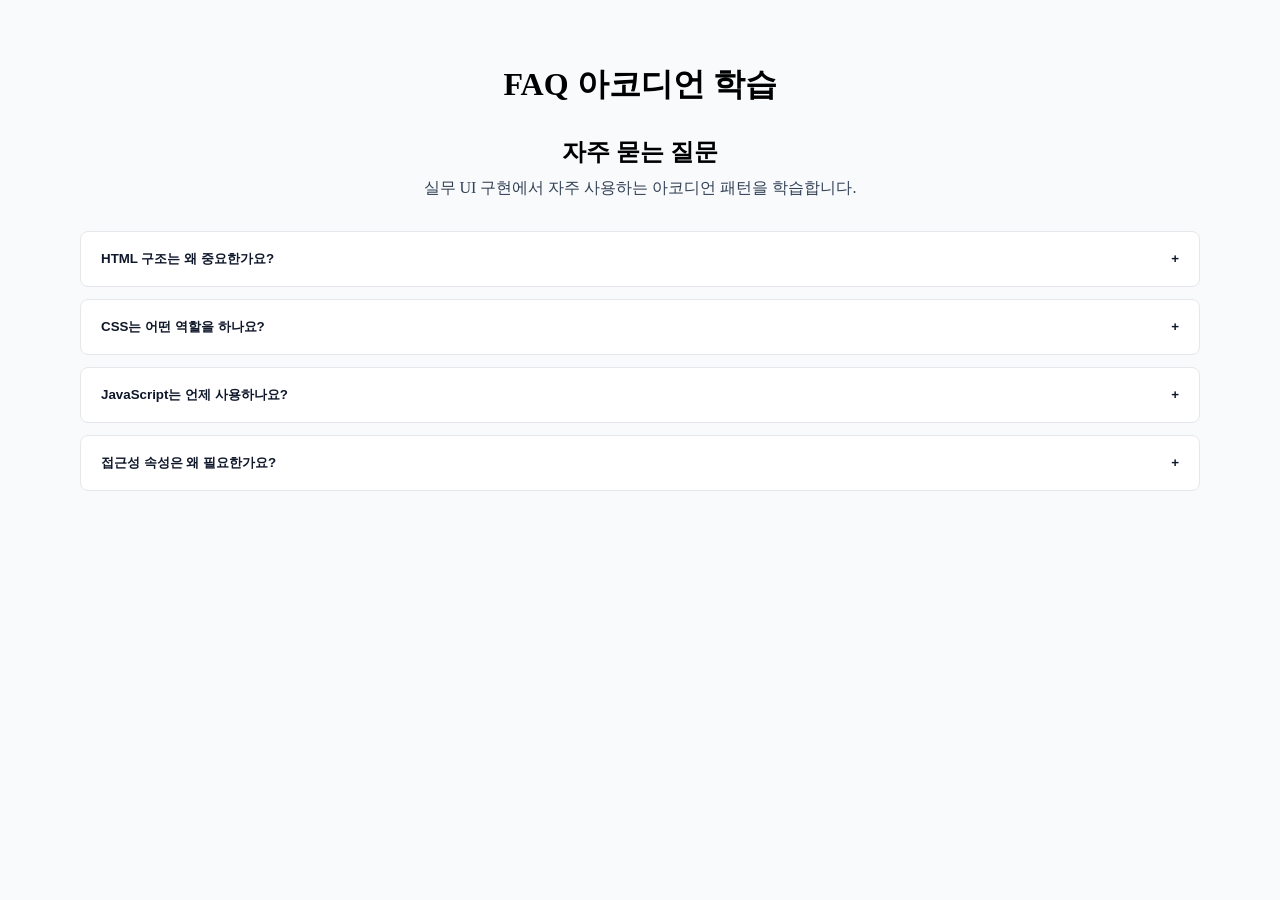
<file: accordion-ui/study/index.html>
<!doctype html>
<html lang="ko">
  <head>
    <meta charset="UTF-8" />
    <meta name="viewport" content="width=device-width, initial-scale=1.0" />
    <title>FAQ 아코디언 학습</title>
    <link rel="stylesheet" href="css/style.min.css" />
    <script src="js/main.js" defer></script>
  </head>
  <body>
    <main>
      <h1>FAQ 아코디언 학습</h1>
      <section class="accordion-section" aria-labelledby="accordion-section__title">
        <h2 class="accordion-section__title" id="accordion-section__title">자주 묻는 질문</h2>
        <p class="accordion-section__description">실무 UI 구현에서 자주 사용하는 아코디언 패턴을 학습합니다.</p>
        <ul class="accordion">
          <li class="accordion__item">
            <button
              type="button"
              class="accordion__button"
              id="accordion-question-1"
              aria-expanded="false"
              aria-controls="accordion-panel-1"
            >
              HTML 구조는 왜 중요한가요?
            </button>
            <div
              class="accordion__panel"
              id="accordion-panel-1"
              role="region"
              aria-labelledby="accordion-question-1"
              hidden
            >
              <p>HTML은 콘텐츠의 의미와 구조를 담당합니다.</p>
            </div>
          </li>
          <li class="accordion__item">
            <button
              type="button"
              class="accordion__button"
              id="accordion-question-2"
              aria-expanded="false"
              aria-controls="accordion-panel-2"
            >
              CSS는 어떤 역할을 하나요?
            </button>
            <div
              class="accordion__panel"
              id="accordion-panel-2"
              role="region"
              aria-labelledby="accordion-question-2"
              hidden
            >
              <p>CSS는 콘텐츠를 보기 좋게 배치하고, 화면 크기에 따라 레이아웃을 조정합니다.</p>
            </div>
          </li>
          <li class="accordion__item">
            <button
              type="button"
              class="accordion__button"
              id="accordion-question-3"
              aria-expanded="false"
              aria-controls="accordion-panel-3"
            >
              JavaScript는 언제 사용하나요?
            </button>
            <div
              class="accordion__panel"
              id="accordion-panel-3"
              role="region"
              aria-labelledby="accordion-question-3"
              hidden
            >
              <p>JavaScript는 사용자의 클릭, 입력, 키보드 조작에 따라 UI 상태를 변경할 때 사용합니다.</p>
            </div>
          </li>
          <li class="accordion__item">
            <button
              type="button"
              class="accordion__button"
              id="accordion-question-4"
              aria-expanded="false"
              aria-controls="accordion-panel-4"
            >
              접근성 속성은 왜 필요한가요?
            </button>
            <div
              class="accordion__panel"
              id="accordion-panel-4"
              role="region"
              aria-labelledby="accordion-question-4"
              hidden
            >
              <p>접근성 속성은 보조기술이 UI의 상태와 관계를 이해할 수 있도록 돕습니다.</p>
            </div>
          </li>
        </ul>
      </section>
    </main>
  </body>
</html>
</file>
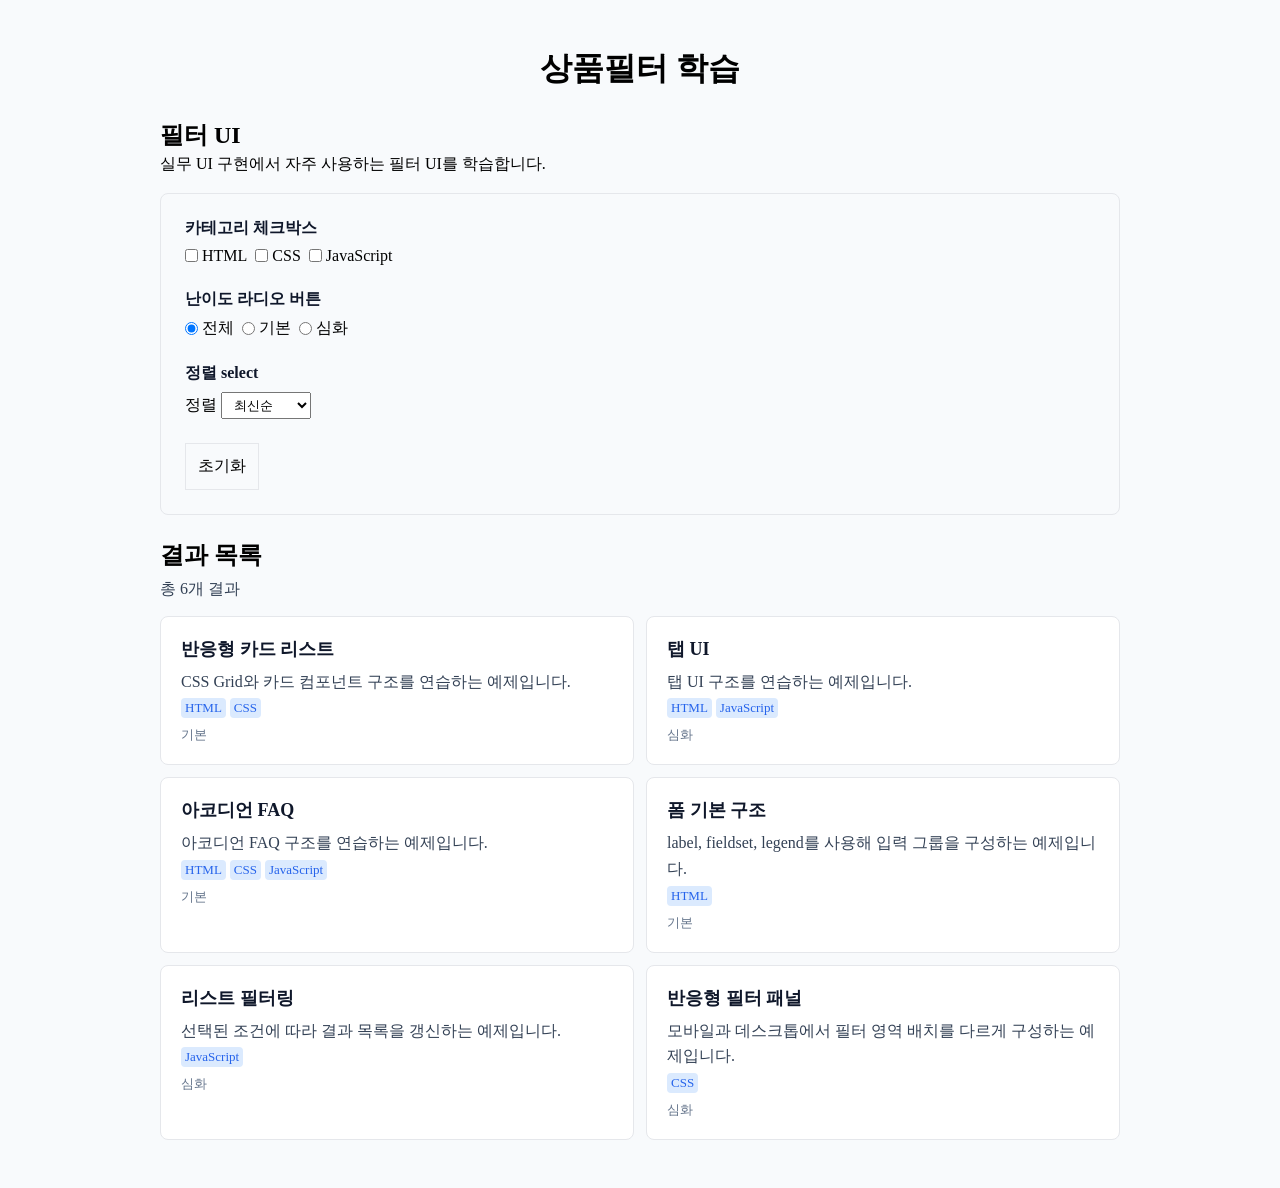
<file: filter-ui/study/index.html>
<!doctype html>
<html lang="ko">
  <head>
    <meta charset="UTF-8" />
    <meta name="viewport" content="width=device-width, initial-scale=1.0" />
    <title>Filter UI 연습</title>
    <link rel="stylesheet" href="css/style.min.css" />
    <script src="js/main.js" defer></script>
  </head>
  <body>
    <main>
      <h1>상품필터 학습</h1>
      <section class="filter-section" aria-labelledby="filter-title">
        <h2 id="filter-title" class="filter-section__title">필터 UI</h2>
        <p class="filter-section__description">
          실무 UI 구현에서 자주 사용하는 필터 UI를 학습합니다.
        </p>
        <div class="filter">
          <form class="filter__wrapper">
            <fieldset>
              <legend>카테고리 체크박스</legend>
              <div class="filter__options">
                <div class="checkbox">
                  <input
                    type="checkbox"
                    id="category-html"
                    name="category"
                    value="html"
                  />
                  <label for="category-html"> HTML </label>
                </div>

                <div class="checkbox">
                  <input
                    type="checkbox"
                    id="category-css"
                    name="category"
                    value="css"
                  />
                  <label for="category-css"> CSS </label>
                </div>

                <div class="checkbox">
                  <input
                    type="checkbox"
                    id="category-javascript"
                    name="category"
                    value="javascript"
                  />
                  <label for="category-javascript"> JavaScript </label>
                </div>
              </div>
            </fieldset>

            <fieldset>
              <legend>난이도 라디오 버튼</legend>
              <div class="filter__options">
                <div class="radio">
                  <input
                    type="radio"
                    id="level-all"
                    name="level"
                    value="all"
                    checked
                  />
                  <label for="level-all"> 전체 </label>
                </div>
                <div class="radio">
                  <input
                    type="radio"
                    id="level-basic"
                    name="level"
                    value="basic"
                  />
                  <label for="level-basic"> 기본 </label>
                </div>
                <div class="radio">
                  <input
                    type="radio"
                    id="level-advanced"
                    name="level"
                    value="advanced"
                  />
                  <label for="level-advanced"> 심화 </label>
                </div>
              </div>
            </fieldset>

            <fieldset>
              <legend>정렬 select</legend>
              <div class="filter__options">
                <div class="select">
                  <label for="select-sort"> 정렬 </label>
                  <select id="select-sort" name="sort">
                    <option value="latest">최신순</option>
                    <option value="name">이름순</option>
                    <option value="level">난이도순</option>
                  </select>
                </div>
              </div>
            </fieldset>
            <button type="reset" class="filter__reset">초기화</button>
          </form>
        </div>
      </section>
      <section class="filter-result" aria-labelledby="filter-result-title">
        <h2 id="filter-result-title" class="filter-result__title">결과 목록</h2>
        <p class="filter-result__count">총 6개 결과</p>
        <ul class="result-list">
          <li
            class="result-list__item"
            data-category="html css"
            data-level="basic"
          >
            <article class="result">
              <h3 class="result__title">반응형 카드 리스트</h3>
              <p class="result__description">
                CSS Grid와 카드 컴포넌트 구조를 연습하는 예제입니다.
              </p>
              <ul class="result__tags">
                <li class="tag">HTML</li>
                <li class="tag">CSS</li>
              </ul>
              <span class="result__level">기본</span>
            </article>
          </li>
          <li
            class="result-list__item"
            data-category="html javascript"
            data-level="advanced"
          >
            <article class="result">
              <h3 class="result__title">탭 UI</h3>
              <p class="result__description">
                탭 UI 구조를 연습하는 예제입니다.
              </p>
              <ul class="result__tags">
                <li class="tag">HTML</li>
                <li class="tag">JavaScript</li>
              </ul>
              <span class="result__level">심화</span>
            </article>
          </li>
          <li
            class="result-list__item"
            data-category="html css javascript"
            data-level="basic"
          >
            <article class="result">
              <h3 class="result__title">아코디언 FAQ</h3>
              <p class="result__description">
                아코디언 FAQ 구조를 연습하는 예제입니다.
              </p>
              <ul class="result__tags">
                <li class="tag">HTML</li>
                <li class="tag">CSS</li>
                <li class="tag">JavaScript</li>
              </ul>
              <span class="result__level">기본</span>
            </article>
          </li>
          <li
            class="result-list__item"
            data-category="html"
            data-level="basic"
          >
            <article class="result">
              <h3 class="result__title">폼 기본 구조</h3>
              <p class="result__description">
                label, fieldset, legend를 사용해 입력 그룹을 구성하는 예제입니다.
              </p>
              <ul class="result__tags">
                <li class="tag">HTML</li>
              </ul>
              <span class="result__level">기본</span>
            </article>
          </li>
          <li
            class="result-list__item"
            data-category="javascript"
            data-level="advanced"
          >
            <article class="result">
              <h3 class="result__title">리스트 필터링</h3>
              <p class="result__description">
                선택된 조건에 따라 결과 목록을 갱신하는 예제입니다.
              </p>
              <ul class="result__tags">
                <li class="tag">JavaScript</li>
              </ul>
              <span class="result__level">심화</span>
            </article>
          </li>
          <li
            class="result-list__item"
            data-category="css"
            data-level="advanced"
          >
            <article class="result">
              <h3 class="result__title">반응형 필터 패널</h3>
              <p class="result__description">
                모바일과 데스크톱에서 필터 영역 배치를 다르게 구성하는 예제입니다.
              </p>
              <ul class="result__tags">
                <li class="tag">CSS</li>
              </ul>
              <span class="result__level">심화</span>
            </article>
          </li>
        </ul>
      </section>
    </main>
  </body>
</html>
</file>
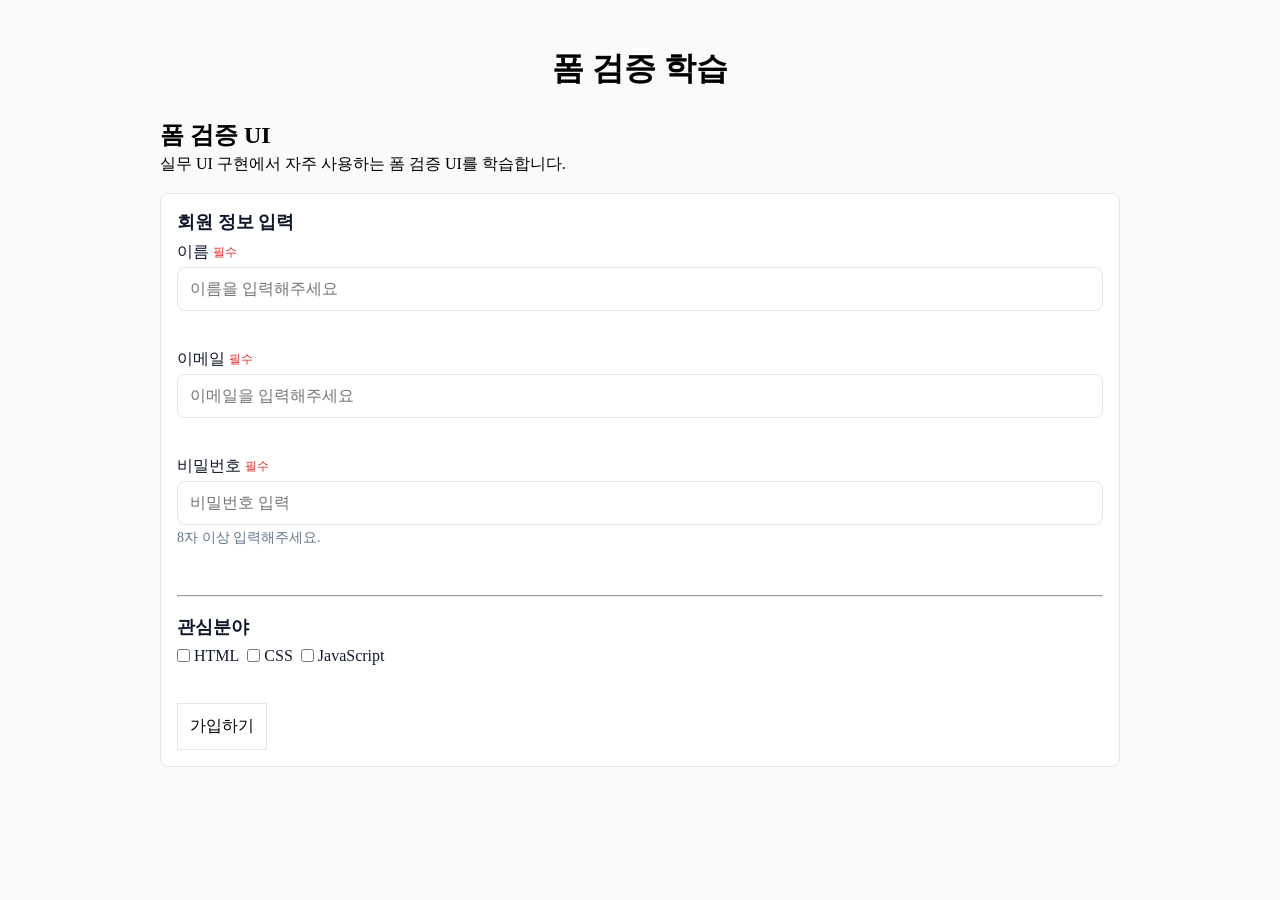
<file: form-validation-ui/study/index.html>
<!doctype html>
<html lang="ko">
  <head>
    <meta charset="UTF-8" />
    <meta name="viewport" content="width=device-width, initial-scale=1.0" />
    <title>Form Validation UI 연습</title>
    <link rel="stylesheet" href="css/style.min.css" />
    <script src="js/main.js" defer></script>
  </head>
  <body>
    <main>
      <h1>폼 검증 학습</h1>
      <section class="form-section" aria-labelledby="form-title">
        <h2 id="form-title" class="form-section__title">폼 검증 UI</h2>
        <p class="form-section__description">
          실무 UI 구현에서 자주 사용하는 폼 검증 UI를 학습합니다.
        </p>
        <form class="form" novalidate>
          <fieldset>
            <legend>회원 정보 입력</legend>

            <div class="form__block">
              <label for="name" class="form__label">
                이름 <span class="form__required">필수</span>
              </label>
              <input
                id="name"
                type="text"
                class="form__input"
                placeholder="이름을 입력해주세요"
                name="name"
                required
                aria-describedby="user-name-error"
              />
              <p id="user-name-error" class="form__error"></p>
            </div>
            <div class="form__block">
              <label for="email" class="form__label">
                이메일 <span class="form__required">필수</span>
              </label>

              <input
                id="email"
                type="email"
                class="form__input"
                placeholder="이메일을 입력해주세요"
                name="email"
                required
                aria-describedby="user-email-error"
              />
              <p id="user-email-error" class="form__error"></p>
            </div>
            <div class="form__block">
              <label for="password" class="form__label">
                비밀번호 <span class="form__required">필수</span>
              </label>
              <input
                id="password"
                type="password"
                class="form__input"
                placeholder="비밀번호 입력"
                name="password"
                required
                aria-describedby="password-help user-password-error"
              />
              <p id="password-help" class="form__help">
                8자 이상 입력해주세요.
              </p>
              <p id="user-password-error" class="form__error"></p>
            </div>
          </fieldset>
          <hr />
          <fieldset aria-describedby="interest-error">
            <legend>관심분야</legend>
            <div class="form__row">
              <div class="form__block">
                <input
                  type="checkbox"
                  class="form__checkbox"
                  name="interest"
                  value="html"
                  id="checkbox-html"
                />
                <label for="checkbox-html" class="form__label">HTML</label>
              </div>
              <div class="form__block">
                <input
                  type="checkbox"
                  class="form__checkbox"
                  name="interest"
                  value="css"
                  id="checkbox-css"
                />
                <label for="checkbox-css" class="form__label">CSS</label>
              </div>
              <div class="form__block">
                <input
                  type="checkbox"
                  class="form__checkbox"
                  name="interest"
                  value="javascript"
                  id="checkbox-javascript"
                />
                <label for="checkbox-javascript" class="form__label"
                  >JavaScript</label
                >
              </div>
            </div>
            <p id="interest-error" class="form__error"></p>
          </fieldset>
          <button type="submit" class="form__submit">가입하기</button>
        </form>
      </section>
    </main>
  </body>
</html>
</file>
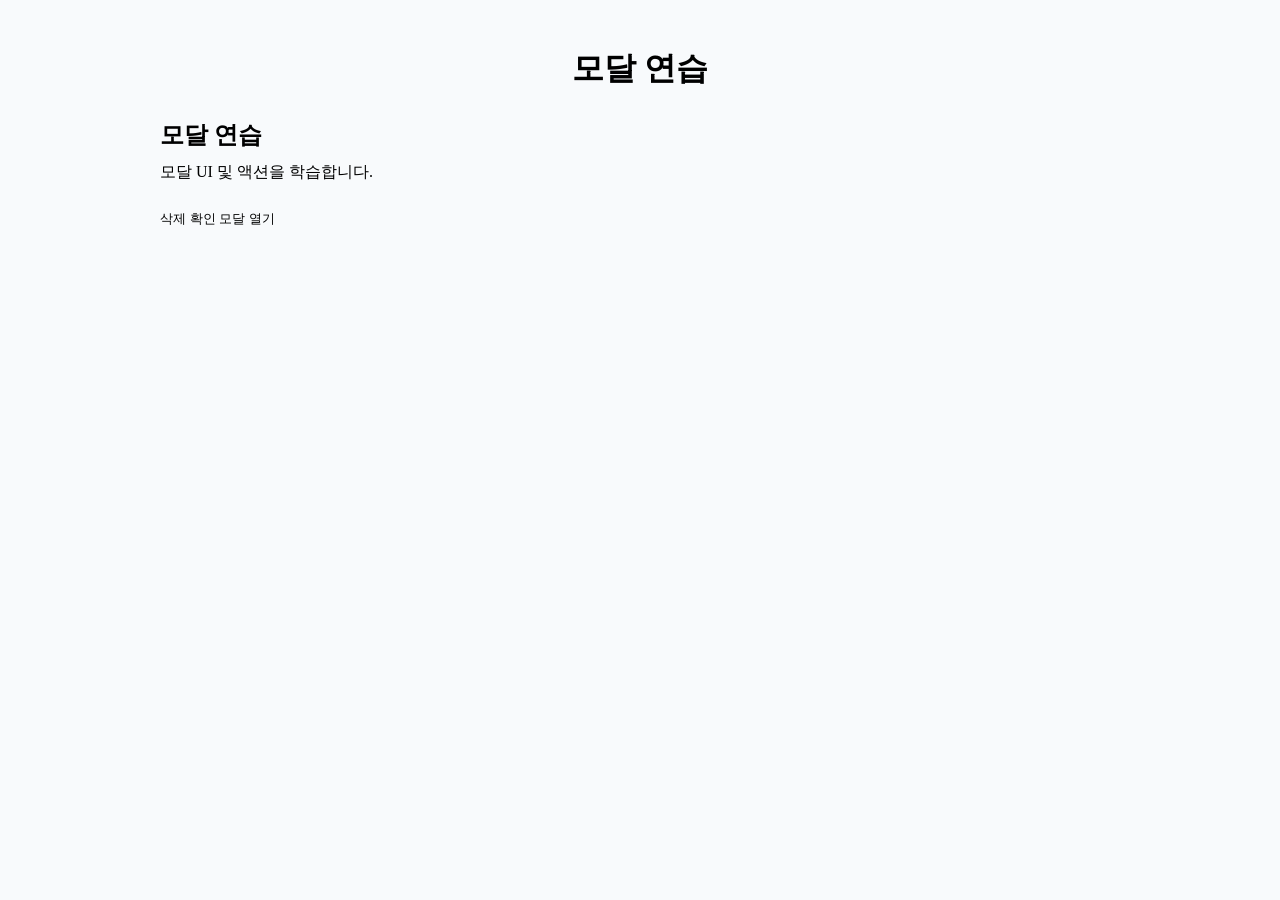
<file: modal-ui/study/index.html>
<!doctype html>
<html lang="ko">
  <head>
    <meta charset="UTF-8" />
    <meta name="viewport" content="width=device-width, initial-scale=1.0" />
    <title>Modal UI 연습</title>
    <link href="css/style.min.css" rel="stylesheet" />
    <script src="js/main.js" defer></script>
  </head>
  <body>
    <main>
      <h1>모달 연습</h1>
      <section class="modal-section" aria-labelledby="modal-section-title">
        <h2 class="modal-section__title" id="modal-section-title">모달 연습</h2>
        <p class="modal-section__description">모달 UI 및 액션을 학습합니다.</p>
        <button type="button" class="modal-open">삭제 확인 모달 열기</button>
      </section>

      <div
        class="modal"
        role="dialog"
        aria-modal="true"
        aria-labelledby="modal-title"
        aria-describedby="modal-desc"
        hidden
      >
        <div class="modal__content">
          <button type="button" class="modal__close" aria-label="모달 닫기">
            <span aria-hidden="true">x</span>
          </button>
          <h2 class="modal__title" id="modal-title">
            항목을 삭제하시겠습니까?
          </h2>
          <p class="modal__desc" id="modal-desc">
            삭제한 항목은 복구할 수 없습니다. 계속 진행하시겠습니까?
          </p>
          <div class="modal__actions">
            <button type="button" class="modal__button">취소</button>
            <button type="button" class="modal__button modal__button--danger">
              삭제
            </button>
          </div>
        </div>
      </div>
    </main>
  </body>
</html>
</file>
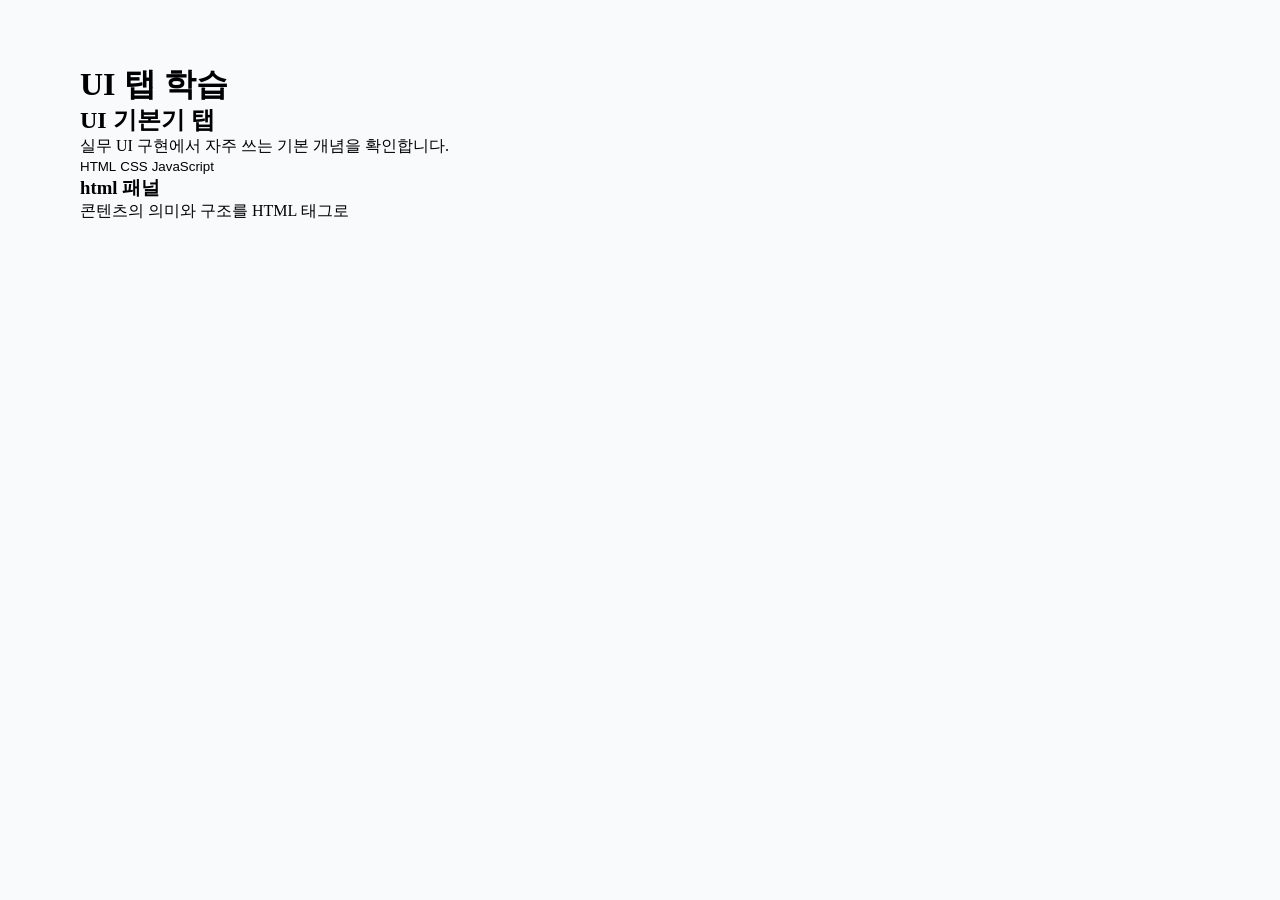
<file: tab-ui/study01/index.html>
<!doctype html>
<html lang="ko">
  <head>
    <meta charset="UTF-8" />
    <meta name="viewport" content="width=device-width, initial-scale=1.0" />
    <title>responsive tab - HTML</title>
    <link rel="stylesheet" href="css/style.min.css" />
    <script src="js/main.js" defer></script>
  </head>
  <body>
    <main>
      <h1>UI 탭 학습</h1>
      <section class="tab-section" aria-labelledby="tabs-section__title">
        <h2 class="tabs-section__title" id="tabs-section__title">UI 기본기 탭</h2>
        <p>실무 UI 구현에서 자주 쓰는 기본 개념을 확인합니다.</p>
        <div class="tabs">
          <div class="tabs__list" role="tablist" aria-labelledby="tabs-section__title">
            <button id="tab-html" type="button" role="tab" aria-selected="true" aria-controls="panel-html">HTML</button>
            <button id="tab-css" type="button" role="tab" aria-selected="false" aria-controls="panel-css">CSS</button>
            <button id="tab-javascript" type="button" role="tab" aria-selected="false" aria-controls="panel-javascript">
              JavaScript
            </button>
          </div>
          <div class="tabs__panels">
            <div class="tabs__panel" aria-labelledby="tab-html" id="panel-html" role="tabpanel">
              <h3>html 패널</h3>
              <p>콘텐츠의 의미와 구조를 HTML 태그로</p>
            </div>
            <div class="tabs__panel" aria-labelledby="tab-css" id="panel-css" hidden role="tabpanel">
              <h3>css 패널</h3>
              <p>화면 크기와 상태에 따라 레이아웃과 스타일을 조정합니다.</p>
            </div>
            <div class="tabs__panel" aria-labelledby="tab-javascript" id="panel-javascript" hidden role="tabpanel">
              <h3>JavaScript 패널</h3>
              <p>사용자의 클릭이나 키보드 입력에 따라 탭의 선택 상태를 변경합니다.</p>
            </div>
          </div>
        </div>
      </section>
    </main>
  </body>
</html>
</file>
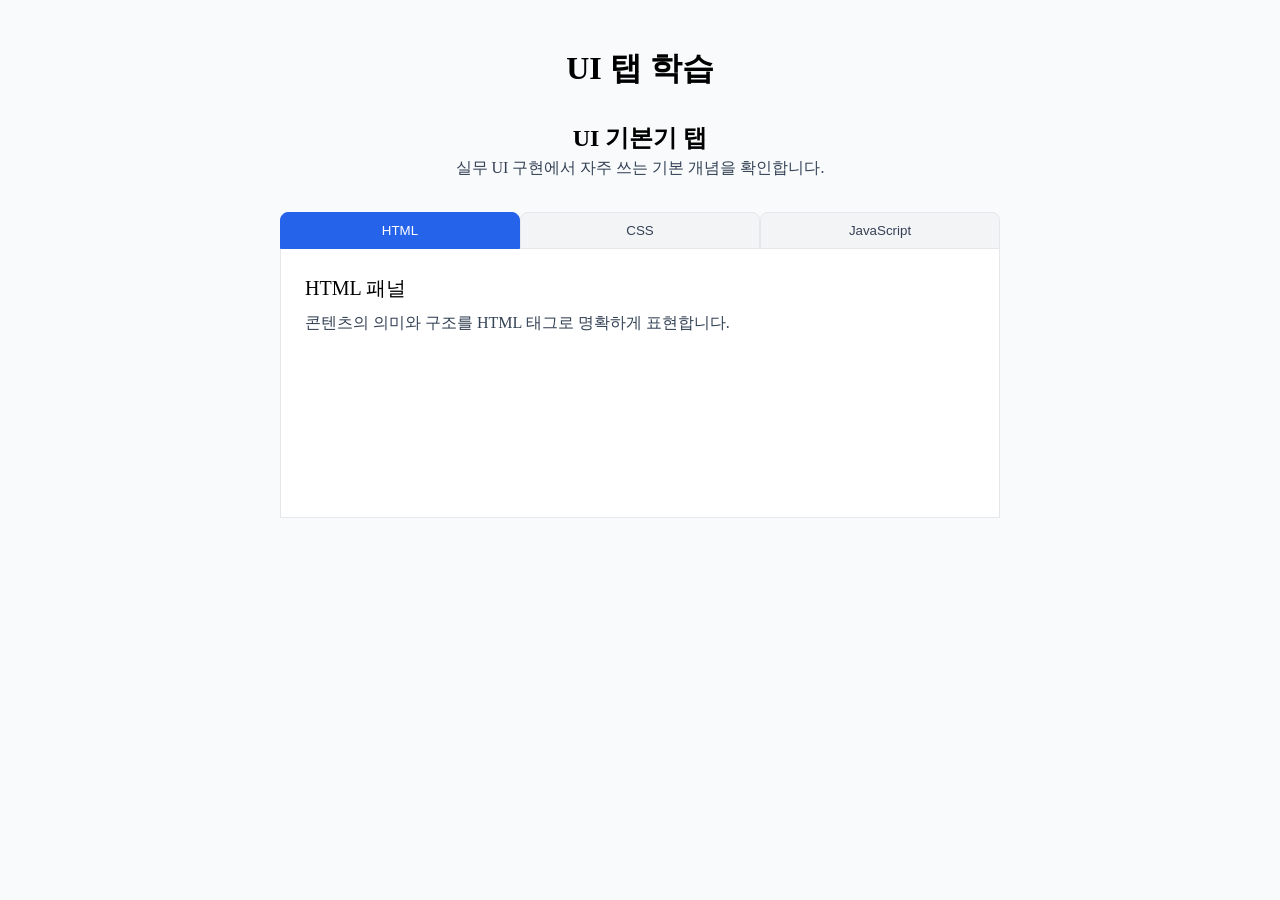
<file: tab-ui/study02/index.html>
<!doctype html>
<html lang="ko">
  <head>
    <meta charset="UTF-8" />
    <meta name="viewport" content="width=device-width, initial-scale=1.0" />
    <title>responsive tab - HTML</title>
    <link rel="stylesheet" href="css/style.min.css" />
    <script src="js/main.js" defer></script>
  </head>
  <body>
    <main>
      <h1>UI 탭 학습</h1>
      <section class="tabs-section" aria-labelledby="tabs-section__title">
        <h2 class="tabs-section__title" id="tabs-section__title">UI 기본기 탭</h2>
        <p class="tabs-section__description">실무 UI 구현에서 자주 쓰는 기본 개념을 확인합니다.</p>
        <div class="tabs">
          <div class="tabs__list" role="tablist" aria-labelledby="tabs-section__title">
            <button
              class="tabs__button"
              id="tab-html"
              type="button"
              role="tab"
              aria-selected="true"
              aria-controls="panel-html"
            >
              HTML
            </button>
            <button
              class="tabs__button"
              id="tab-css"
              type="button"
              role="tab"
              aria-selected="false"
              aria-controls="panel-css"
            >
              CSS
            </button>
            <button
              class="tabs__button"
              id="tab-javascript"
              type="button"
              role="tab"
              aria-selected="false"
              aria-controls="panel-javascript"
            >
              JavaScript
            </button>
          </div>
          <div class="tabs__panels">
            <div class="tabs__panel" aria-labelledby="tab-html" id="panel-html" role="tabpanel">
              <h3 class="panel__title">HTML 패널</h3>
              <p class="panel__description">콘텐츠의 의미와 구조를 HTML 태그로 명확하게 표현합니다.</p>
            </div>
            <div class="tabs__panel" aria-labelledby="tab-css" id="panel-css" hidden role="tabpanel">
              <h3 class="panel__title">CSS 패널</h3>
              <p class="panel__description">화면 크기와 상태에 따라 레이아웃과 스타일을 조정합니다.</p>
            </div>
            <div class="tabs__panel" aria-labelledby="tab-javascript" id="panel-javascript" hidden role="tabpanel">
              <h3 class="panel__title">JavaScript 패널</h3>
              <p class="panel__description">사용자의 클릭이나 키보드 입력에 따라 탭의 선택 상태를 변경합니다.</p>
            </div>
          </div>
        </div>
      </section>
    </main>
  </body>
</html>
</file>
<file: accordion-ui/study/css/style.min.css>
* {
  margin: 0;
  padding: 0;
}

ul,
li {
  margin: 0;
  padding: 0;
  list-style: none;
}

h1 {
  font-size: 32px;
  line-height: 1.25;
  text-align: center;
  margin-bottom: 32px;
}

button {
  margin: 0;
  padding: 0;
  border: 0;
  background: none;
  cursor: pointer;
}

body {
  background-color: #f8fafc;
}

main {
  max-width: 1120px;
  margin: 0 auto;
  padding: 64px 20px;
}

.accordion-section__title {
  font-size: 24px;
  line-height: 1.4;
  text-align: center;
}
.accordion-section__description {
  margin-top: 8px;
  color: #334155;
  text-align: center;
}

.accordion {
  display: grid;
  gap: 12px;
  margin-top: 32px;
}
.accordion__item {
  border: 1px solid #e5e7eb;
  border-radius: 8px;
  background: #ffffff;
}
.accordion__button {
  display: -webkit-box;
  display: -ms-flexbox;
  display: flex;
  -webkit-box-align: center;
      -ms-flex-align: center;
          align-items: center;
  -webkit-box-pack: justify;
      -ms-flex-pack: justify;
          justify-content: space-between;
  width: 100%;
  padding: 18px 20px;
  color: #0f172a;
  font-weight: 600;
  text-align: left;
}
@media screen and (max-width: 768px) {
  .accordion__button {
    min-height: 48px;
    padding: 16px;
  }
}
.accordion__button:after {
  content: "+";
  -webkit-box-flex: 0;
      -ms-flex: 0 0 auto;
          flex: 0 0 auto;
  margin-left: 16px;
  -ms-flex-negative: 0;
      flex-shrink: 0;
}
@media screen and (max-width: 768px) {
  .accordion__button:after {
    margin-left: 12px;
  }
}
.accordion__button[aria-expanded=true] {
  color: #2563eb;
  border-bottom: 1px solid #e5e7eb;
}
.accordion__button[aria-expanded=true]::after {
  content: "-";
}
.accordion__button:focus-visible {
  outline: 2px solid #2563eb;
  outline-offset: 2px;
}
.accordion__panel {
  padding: 0 20px 20px;
  color: #334155;
  line-height: 1.6;
}

@media (hover: hover) {
  .accordion__button:not([aria-expanded=true]):hover {
    background-color: #dbeafe;
  }
}/*# sourceMappingURL=style.min.css.map */
</file>
<file: filter-ui/study/css/style.min.css>
* {
  margin: 0;
  padding: 0;
}

ul,
li {
  margin: 0;
  padding: 0;
  list-style: none;
}

h1 {
  font-size: 32px;
  line-height: 1.25;
  text-align: center;
  margin-bottom: 32px;
}

button {
  margin: 0;
  padding: 0;
  border: 0;
  background: none;
  cursor: pointer;
}

body {
  background-color: #f8fafc;
}

main {
  max-width: 960px;
  margin: 0 auto;
  padding: 48px 20px;
}

.filter-section__title {
  font-size: 24px;
  line-height: 1.3;
}
.filter-section__description {
  font-size: 16px;
  line-height: 1.6;
  margin-bottom: 16px;
}

.filter {
  background-color: #f8fafc;
  border-radius: 8px;
  border: 1px solid #e5e7eb;
  padding: 24px;
}
.filter fieldset {
  margin: 0;
  padding: 0;
  border: 0;
}
.filter legend {
  margin-bottom: 8px;
  font-weight: 700;
  color: #0f172a;
}
.filter input:focus-visible,
.filter select:focus-visible,
.filter button:focus-visible {
  outline: 3px solid #2563eb;
  outline-offset: 3px;
}
.filter__wrapper {
  display: -webkit-box;
  display: -ms-flexbox;
  display: flex;
  -webkit-box-orient: vertical;
  -webkit-box-direction: normal;
      -ms-flex-direction: column;
          flex-direction: column;
  gap: 16px;
}
.filter__options {
  display: -webkit-box;
  display: -ms-flexbox;
  display: flex;
  gap: 8px;
  margin-bottom: 8px;
  -ms-flex-wrap: wrap;
      flex-wrap: wrap;
}
.filter__options select {
  padding: 4px 8px;
}
.filter__options .checkbox,
.filter__options .radio,
.filter__options .select {
  display: -webkit-inline-box;
  display: -ms-inline-flexbox;
  display: inline-flex;
  -webkit-box-align: center;
      -ms-flex-align: center;
          align-items: center;
  gap: 4px;
}
.filter__reset {
  border: 1px solid #e5e7eb;
  padding: 12px;
  display: -webkit-inline-box;
  display: -ms-inline-flexbox;
  display: inline-flex;
  font-size: 16px;
  width: -webkit-fit-content;
  width: -moz-fit-content;
  width: fit-content;
}

.result-list {
  display: grid;
  gap: 12px;
  grid-template-columns: 1fr;
}
@media screen and (min-width: 768px) {
  .result-list {
    grid-template-columns: repeat(2, minmax(0, 1fr));
  }
}
.result-list__item {
  border-radius: 8px;
  padding: 20px;
  border: 1px solid #e5e7eb;
  background-color: #ffffff;
}

.filter-result {
  margin-top: 24px;
}
.filter-result__title {
  font-size: 24px;
}
.filter-result__count {
  margin-top: 8px;
  font-size: 16px;
  color: #334155;
  margin-bottom: 16px;
}

.result__title {
  color: #0f172a;
  font-size: 18px;
  font-weight: 700;
}
.result__description {
  margin-top: 8px;
  color: #334155;
  line-height: 1.6;
}
.result__tags {
  display: -webkit-box;
  display: -ms-flexbox;
  display: flex;
  -webkit-box-align: center;
      -ms-flex-align: center;
          align-items: center;
  gap: 4px;
  margin-top: 4px;
  -ms-flex-wrap: wrap;
      flex-wrap: wrap;
}
.result__tags .tag {
  color: #2563eb;
  background-color: #dbeafe;
  padding: 2px 4px;
  border-radius: 4px;
  display: block;
  font-size: 13px;
}
.result__level {
  color: #64748b;
  font-size: 13px;
  margin-top: 8px;
  display: block;
}

@media (hover: hover) {
  .filter__reset:hover {
    color: #2563eb;
    border-color: #2563eb;
    background-color: #dbeafe;
  }
}/*# sourceMappingURL=style.min.css.map */
</file>
<file: form-validation-ui/study/css/style.min.css>
* {
  margin: 0;
  padding: 0;
}

ul,
li {
  margin: 0;
  padding: 0;
  list-style: none;
}

h1 {
  font-size: 32px;
  line-height: 1.25;
  text-align: center;
  margin-bottom: 32px;
}

button {
  margin: 0;
  padding: 0;
  border: 0;
  background: none;
  cursor: pointer;
}

body {
  background-color: #f8fafc;
}

main {
  max-width: 960px;
  margin: 0 auto;
  padding: 48px 20px;
}

.form-section__title {
  font-size: 24px;
  line-height: 1.3;
}
.form-section__description {
  font-size: 16px;
  line-height: 1.6;
  margin-bottom: 16px;
}

.form {
  background-color: #ffffff;
  padding: 16px;
  border: 1px solid #e5e7eb;
  border-radius: 8px;
  -webkit-box-sizing: border-box;
          box-sizing: border-box;
}
.form fieldset {
  margin: 0;
  padding: 0;
  border: 0;
}
.form legend {
  margin-bottom: 8px;
  font-weight: 700;
  color: #0f172a;
  font-size: 18px;
}
.form input:focus-visible,
.form select:focus-visible,
.form button:focus-visible {
  outline: 3px solid #2563eb;
  outline-offset: 3px;
}
.form hr {
  margin: 10px 0 18px;
}
.form__block {
  display: -webkit-box;
  display: -ms-flexbox;
  display: flex;
  -webkit-box-orient: vertical;
  -webkit-box-direction: normal;
      -ms-flex-direction: column;
          flex-direction: column;
  margin-bottom: 12px;
}
.form__row {
  display: -webkit-box;
  display: -ms-flexbox;
  display: flex;
  -webkit-box-align: center;
      -ms-flex-align: center;
          align-items: center;
  gap: 8px;
  -ms-flex-wrap: wrap;
      flex-wrap: wrap;
}
.form__row .form__block {
  -webkit-box-orient: horizontal;
  -webkit-box-direction: normal;
      -ms-flex-direction: row;
          flex-direction: row;
  -webkit-box-align: center;
      -ms-flex-align: center;
          align-items: center;
}
.form__row .form__label {
  margin-bottom: 0;
}
.form__row .form__checkbox {
  margin-right: 4px;
}
.form__label {
  font-size: 16px;
  color: #0f172a;
  display: -webkit-box;
  display: -ms-flexbox;
  display: flex;
  margin-bottom: 4px;
  -webkit-box-align: center;
      -ms-flex-align: center;
          align-items: center;
}
.form__required {
  color: #dc2626;
  font-size: 12px;
  margin-left: 4px;
}
.form__input {
  padding: 0px 12px;
  border: 1px solid #e5e7eb;
  display: block;
  font-size: 16px;
  line-height: 20px;
  border-radius: 8px;
  min-height: 44px;
  -webkit-box-sizing: border-box;
          box-sizing: border-box;
  width: 100%;
}
.form__input[aria-invalid=true] {
  border-color: #dc2626;
  background-color: #fef2f2;
}
.form__error {
  min-height: 20px;
  margin-top: 6px;
  color: #dc2626;
  font-size: 14px;
  line-height: 1.4;
}
.form__submit {
  border: 1px solid #e5e7eb;
  padding: 12px;
  display: -webkit-inline-box;
  display: -ms-inline-flexbox;
  display: inline-flex;
  font-size: 16px;
  width: -webkit-fit-content;
  width: -moz-fit-content;
  width: fit-content;
  min-height: 44px;
}
.form__help {
  font-size: 14px;
  margin-top: 4px;
  color: #64748b;
}

@media (hover: hover) {
  .form__submit:hover {
    color: #2563eb;
    border-color: #2563eb;
    background-color: #dbeafe;
  }
}/*# sourceMappingURL=style.min.css.map */
</file>
<file: modal-ui/study/css/style.min.css>
* {
  margin: 0;
  padding: 0;
}

ul,
li {
  margin: 0;
  padding: 0;
  list-style: none;
}

h1 {
  font-size: 32px;
  line-height: 1.25;
  text-align: center;
  margin-bottom: 32px;
}

button {
  margin: 0;
  padding: 0;
  border: 0;
  background: none;
  cursor: pointer;
}

body {
  background-color: #f8fafc;
}

main {
  max-width: 960px;
  margin: 0 auto;
  padding: 48px 20px;
}

button:focus-visible {
  outline: 3px solid #2563eb;
  outline-offset: 3px;
}

.modal-section__title {
  font-size: 24px;
  line-height: 1.3;
  margin-bottom: 8px;
}
.modal-section__description {
  font-size: 16px;
  line-height: 1.6;
  margin-bottom: 24px;
}

.modal {
  position: fixed;
  inset: 0;
  z-index: 1000;
  display: grid;
  place-items: center;
  padding: 24px;
  background-color: rgba(15, 23, 42, 0.56);
}
.modal[hidden] {
  display: none;
}
.modal__content {
  position: relative;
  width: min(100%, 420px);
  padding: 24px;
  border-radius: 12px;
  background-color: #ffffff;
}
.modal__close {
  position: absolute;
  top: 12px;
  right: 12px;
  width: 36px;
  height: 36px;
  display: -webkit-inline-box;
  display: -ms-inline-flexbox;
  display: inline-flex;
  -webkit-box-align: center;
      -ms-flex-align: center;
          align-items: center;
  -webkit-box-pack: center;
      -ms-flex-pack: center;
          justify-content: center;
  border-radius: 8px;
}
.modal__actions {
  display: -webkit-box;
  display: -ms-flexbox;
  display: flex;
  -webkit-box-pack: end;
      -ms-flex-pack: end;
          justify-content: flex-end;
  gap: 8px;
}
.modal__actions button {
  min-height: 40px;
  padding: 0 14px;
  border: 1px solid #e5e7eb;
  border-radius: 8px;
}/*# sourceMappingURL=style.min.css.map */
</file>
<file: tab-ui/study01/css/style.min.css>
* {
  margin: 0;
  padding: 0;
}

ul,
li {
  margin: 0;
  padding: 0;
  list-style: none;
}

h1 {
  font-size: 32px;
  line-height: 1.25;
}

button {
  margin: 0;
  padding: 0;
  border: 0;
  background: none;
  cursor: pointer;
}

body {
  background-color: #f8fafc;
}

main {
  max-width: 1120px;
  margin: 0 auto;
  padding: 64px 20px;
}

.card-section__title {
  font-size: 24px;
  line-height: 1.3;
}
.card-section__desc {
  font-size: 16px;
  line-height: 1.6;
}

.card-list {
  display: grid;
  grid-template-columns: repeat(3, minmax(280px, 1fr));
  gap: 24px;
}
@media screen and (max-width: 1024px) {
  .card-list {
    grid-template-columns: repeat(2, minmax(280px, 1fr));
  }
}
@media screen and (max-width: 768px) {
  .card-list {
    grid-template-columns: 1fr;
  }
}

.card {
  background-color: #ffffff;
  border-radius: 8px;
  padding: 20px;
  border: 1px solid #e5e7eb;
}
.card__badge {
  color: #2563eb;
  background-color: #dbeafe;
}
.card__image {
  margin-bottom: 24px;
  aspect-ratio: 16/9;
  overflow: hidden;
}
.card__image img {
  width: 100%;
  height: 100%;
  display: block;
  -o-object-fit: cover;
     object-fit: cover;
}
.card__title {
  font-size: 18px;
  line-height: 1.4;
  margin-bottom: 8px;
  color: #0f172a;
  overflow: hidden;
  text-overflow: ellipsis;
  display: -webkit-box;
  -webkit-line-clamp: 2;
  -webkit-box-orient: vertical;
}
.card__desc {
  font-size: 14px;
  line-height: 1.6;
  margin-bottom: 16px;
  color: #64748b;
  overflow: hidden;
  text-overflow: ellipsis;
  display: -webkit-box;
  -webkit-line-clamp: 2;
  -webkit-box-orient: vertical;
}
.card__tags {
  display: -webkit-box;
  display: -ms-flexbox;
  display: flex;
  -webkit-box-align: center;
      -ms-flex-align: center;
          align-items: center;
  gap: 6px;
  font-size: 12px;
}
.card__actions {
  margin-top: 20px;
}
.card__actions a,
.card__actions button {
  font-size: 14px;
}
.card__link:focus-visible, .card__favorite:focus-visible {
  outline: 3px solid #2563eb;
  outline-offset: 3px;
}

@media (hover: hover) {
  .card__link:hover {
    color: #0f172a;
  }
  .card__favorite:hover {
    color: #2563eb;
    background-color: #dbeafe;
    border-color: #2563eb;
  }
}/*# sourceMappingURL=style.min.css.map */
</file>
<file: tab-ui/study02/css/style.min.css>
* {
  margin: 0;
  padding: 0;
}

ul,
li {
  margin: 0;
  padding: 0;
  list-style: none;
}

button {
  margin: 0;
  padding: 0;
  border: 0;
  background: none;
  cursor: pointer;
}

body {
  background-color: #f9fafb;
}

main {
  max-width: 720px;
  margin: 0 auto;
  padding: 48px 20px;
}

h1 {
  font-size: 32px;
  line-height: 1.25;
  font-weight: bold;
  text-align: center;
  margin-bottom: 32px;
}

.tabs-section__title {
  font-size: 24px;
  line-height: 1.5;
  font-weight: bold;
  text-align: center;
}
.tabs-section__description {
  font-size: 16px;
  line-height: 1.5;
  color: #334155;
  text-align: center;
}

.tabs__list {
  display: -webkit-box;
  display: -ms-flexbox;
  display: flex;
  -webkit-box-align: center;
      -ms-flex-align: center;
          align-items: center;
  margin-top: 32px;
}
@media screen and (max-width: 768px) {
  .tabs__list {
    -ms-flex-wrap: wrap;
        flex-wrap: wrap;
  }
}
.tabs__button {
  padding: 10px 16px;
  border: 1px solid #e5e7eb;
  background: #f3f4f6;
  color: #334155;
  border-radius: 8px 8px 0 0;
  width: 33.33%;
  -webkit-box-flex: 1;
      -ms-flex: 1 1 0px;
          flex: 1 1 0;
}
@media screen and (max-width: 768px) {
  .tabs__button {
    -webkit-box-flex: 1;
        -ms-flex: 1 1 50%;
            flex: 1 1 50%;
  }
}
.tabs__button[aria-selected=true] {
  background: #2563eb;
  color: #ffffff;
  border-color: #2563eb;
}
.tabs__button:focus-visible {
  outline: 1px solid #2563eb;
  outline-offset: 2px;
}
.tabs__panel {
  background: #ffffff;
  border: 1px solid #e5e7eb;
  padding: 24px;
  min-height: 220px;
  margin-top: -1px;
}

.panel__title {
  font-size: 20px;
  line-height: 1.5;
  font-weight: 500;
  margin-bottom: 8px;
}
.panel__description {
  font-size: 16px;
  line-height: 1.5;
  color: #334155;
}

@media (hover: hover) {
  .tabs__button:not([aria-selected=true]):hover {
    background: #e5e7eb;
  }
  .tabs__button[aria-selected=true]:hover {
    background: #1d4ed8;
  }
}/*# sourceMappingURL=style.min.css.map */
</file>
